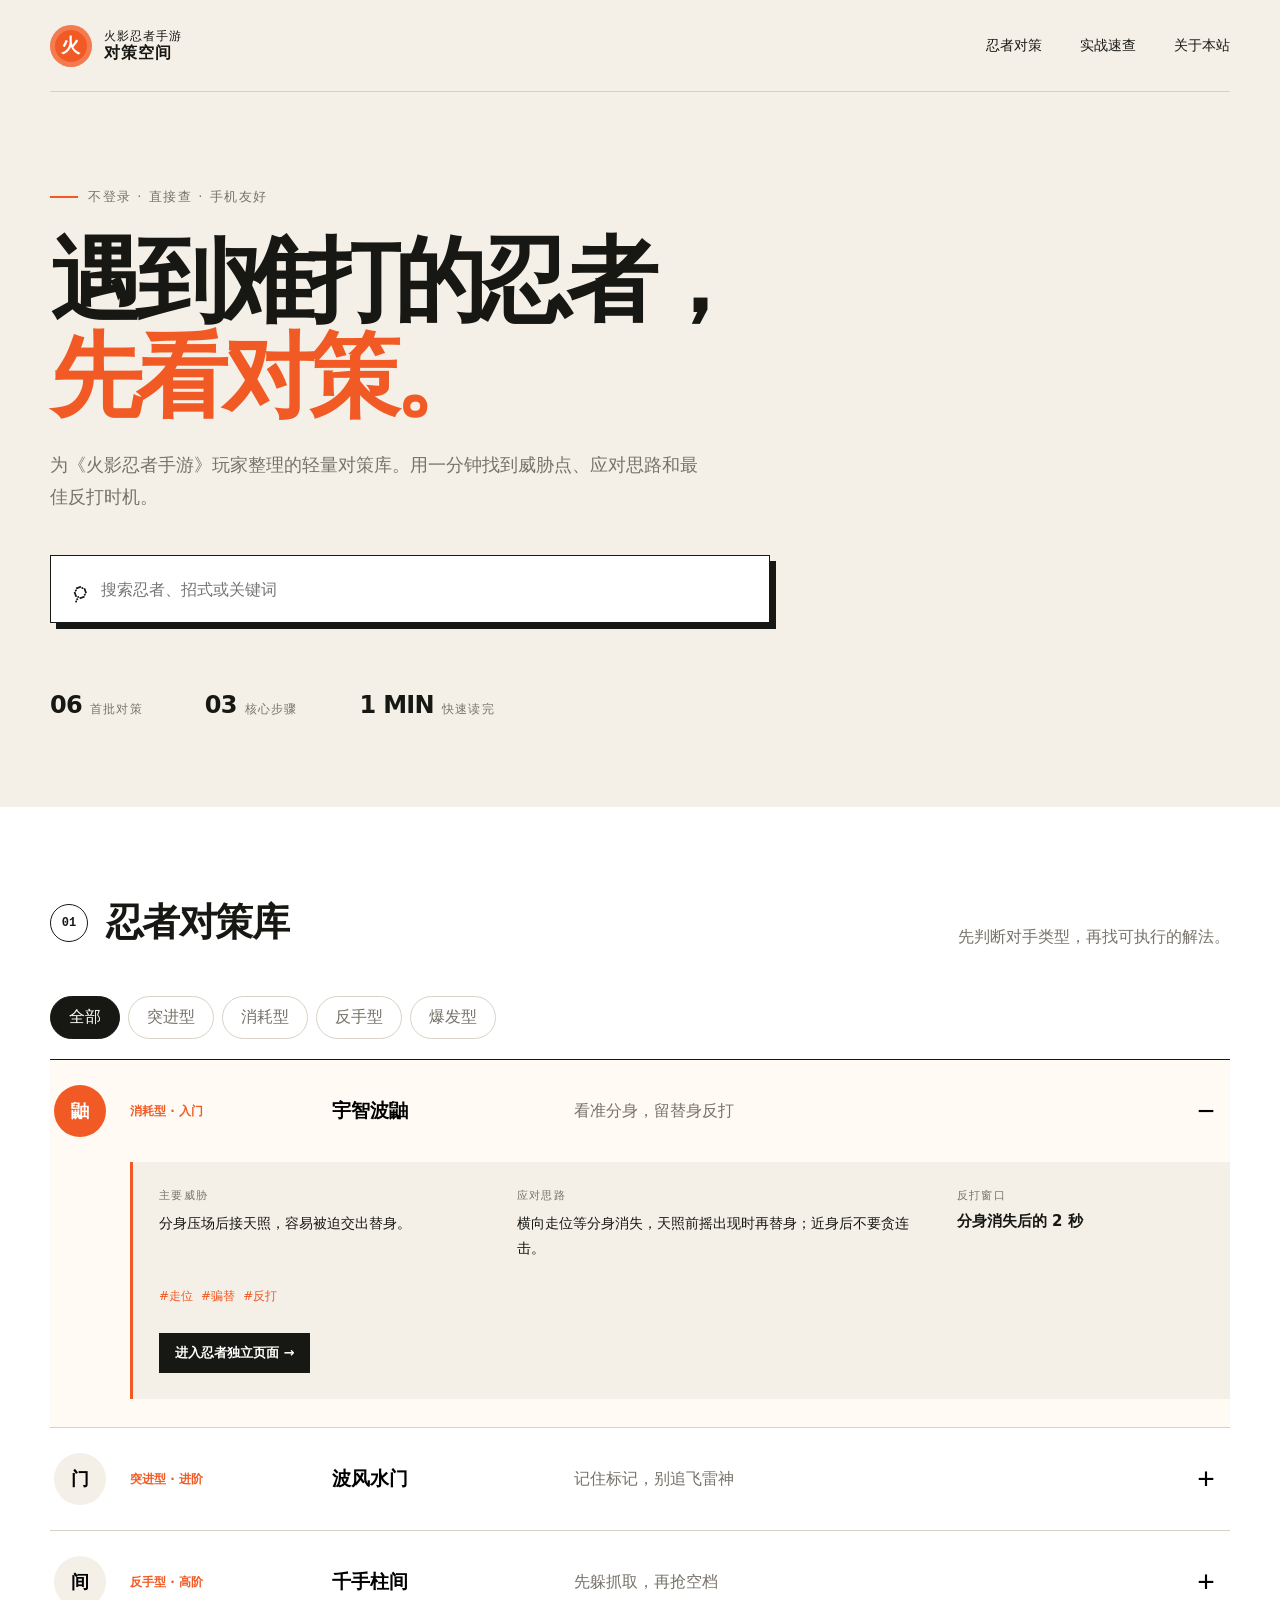
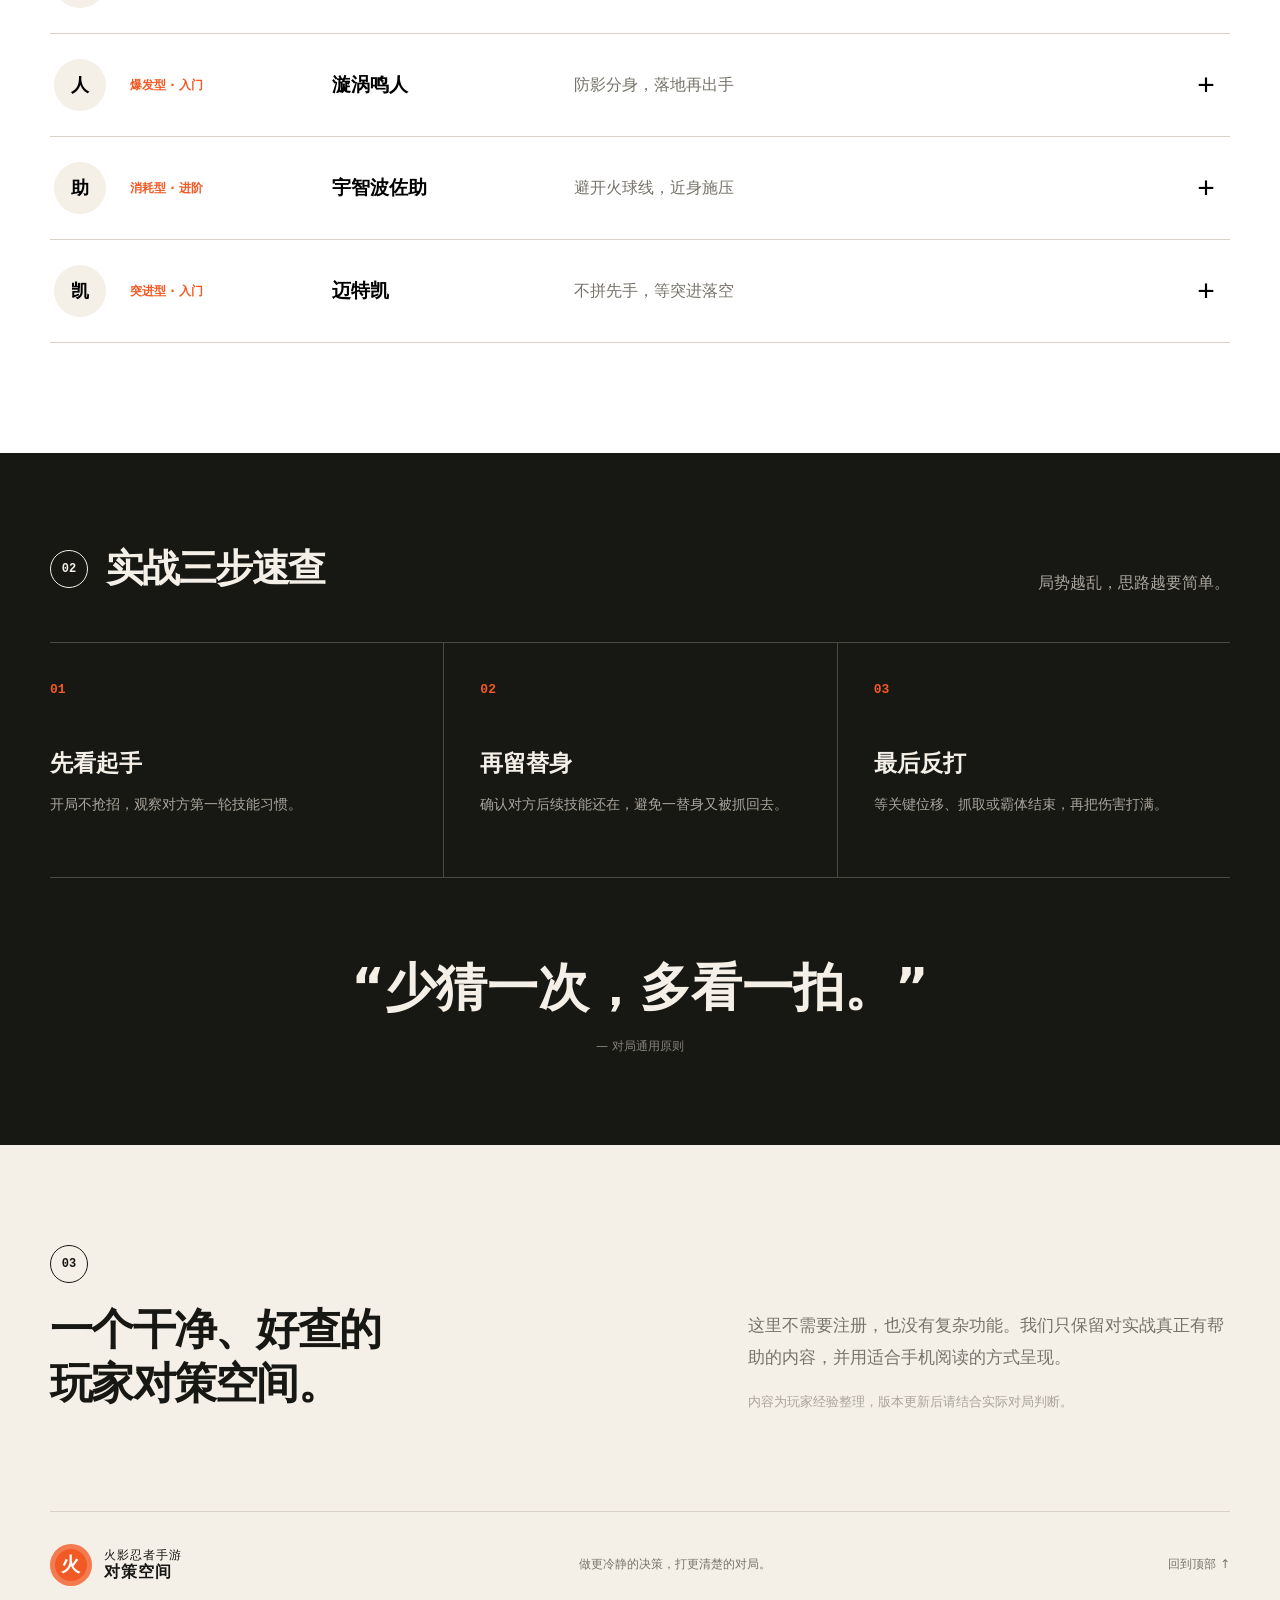
<file: index.html>
<!doctype html>
<html lang="zh-CN">
<head>
  <meta charset="utf-8">
  <meta name="viewport" content="width=device-width,initial-scale=1">
  <meta name="description" content="轻量、免登录、手机友好的火影忍者手游实战对策库。">
  <meta property="og:title" content="火影忍者手游对策空间">
  <meta property="og:description" content="遇到难打的忍者，先看对策。">
  <title>火影忍者手游对策空间</title>
  <style>
    :root{--ink:#171713;--paper:#f4f0e8;--orange:#f15a24;--muted:#77736b;--line:#d8d1c5}*{box-sizing:border-box}html{scroll-behavior:smooth}body{margin:0;background:var(--paper);color:var(--ink);font-family:"PingFang SC","Microsoft YaHei",system-ui,sans-serif}button,input{font:inherit}a{color:inherit;text-decoration:none}.site-header{height:92px;max-width:1180px;margin:auto;display:flex;align-items:center;justify-content:space-between;border-bottom:1px solid var(--line)}.brand{display:flex;align-items:center;gap:12px;font-size:12px;line-height:1.2;letter-spacing:.08em}.brand b{font-size:16px}.brand-mark{display:grid;place-items:center;width:42px;height:42px;border-radius:50%;background:var(--orange);color:#fff;font:800 19px/1 serif;box-shadow:inset 0 0 0 5px rgba(255,255,255,.2)}.site-header nav{display:flex;gap:38px;font-size:14px}.site-header nav a{position:relative}.site-header nav a:hover:after{content:"";position:absolute;left:0;right:0;bottom:-10px;height:2px;background:var(--orange)}.hero{max-width:1180px;margin:auto;padding:96px 0 88px}.eyebrow{display:flex;align-items:center;gap:10px;color:var(--muted);font-size:13px;letter-spacing:.12em}.eyebrow i{width:28px;height:2px;background:var(--orange)}.hero h1{max-width:850px;margin:27px 0 24px;font-size:clamp(54px,7.2vw,96px);line-height:1.04;letter-spacing:-.065em;font-weight:800}.hero h1 em{color:var(--orange);font-style:normal}.hero>p{max-width:650px;margin:0;color:var(--muted);font-size:18px;line-height:1.8}.search-wrap{margin-top:42px;max-width:720px;height:68px;display:flex;align-items:center;gap:14px;padding:0 20px;background:#fff;border:1px solid var(--ink);box-shadow:6px 6px 0 var(--ink)}.search-wrap>span{font-size:28px;transform:rotate(-20deg)}.search-wrap input{min-width:0;flex:1;border:0;outline:0;background:transparent;font-size:16px}.search-wrap button{border:0;background:transparent;color:var(--orange);cursor:pointer}.hero-meta{margin-top:68px;display:flex;gap:62px;color:var(--muted);font-size:12px;text-transform:uppercase;letter-spacing:.1em}.hero-meta span{display:flex;align-items:baseline;gap:8px}.hero-meta b{color:var(--ink);font-size:24px;letter-spacing:-.03em}.content-section{background:#fff;padding:90px max(calc((100vw - 1180px)/2),24px) 110px}.section-heading{display:flex;align-items:flex-end;justify-content:space-between;margin-bottom:48px}.section-heading>div{display:flex;align-items:center;gap:18px}.section-heading h2{margin:0;font-size:38px;letter-spacing:-.04em}.section-heading p{margin:0;color:var(--muted)}.section-index{display:grid;place-items:center;width:38px;height:38px;border:1px solid currentColor;border-radius:50%;font:700 12px/1 monospace}.filters{display:flex;gap:8px;overflow-x:auto;padding-bottom:20px;scrollbar-width:none}.filters button{white-space:nowrap;border:1px solid var(--line);background:#fff;padding:10px 18px;border-radius:999px;cursor:pointer;color:var(--muted)}.filters button.active,.filters button:hover{color:#fff;background:var(--ink);border-color:var(--ink)}.counter-list{border-top:1px solid var(--ink)}.counter-card{border-bottom:1px solid var(--line)}.card-summary{width:100%;display:grid;grid-template-columns:58px 1fr 40px;gap:18px;align-items:center;padding:25px 4px;border:0;background:#fff;text-align:left;cursor:pointer}.avatar{display:grid;place-items:center;width:52px;height:52px;border-radius:50%;background:var(--paper);font-weight:800;font-size:18px}.card-title{display:grid;grid-template-columns:180px 220px 1fr;align-items:center;gap:22px}.card-title small{color:var(--orange);font-size:12px;font-weight:700}.card-title strong{font-size:19px}.card-title>span{color:var(--muted)}.toggle{text-align:center;font:300 30px/1 sans-serif}.counter-card.open,.counter-card.open .card-summary{background:#fffaf3}.counter-card.open .avatar{background:var(--orange);color:#fff}.card-detail{margin:0 0 28px 80px;padding:26px;display:grid;grid-template-columns:1fr 1.25fr .75fr;gap:28px;background:var(--paper);border-left:3px solid var(--orange)}.card-detail small{display:block;margin-bottom:8px;color:var(--muted);font-size:11px;letter-spacing:.12em}.card-detail p{margin:0;font-size:14px;line-height:1.75}.timing strong{font-size:15px}.tags{grid-column:1/-1;display:flex;gap:8px}.tags span{color:var(--orange);font-size:12px}.empty{padding:70px 0;display:grid;gap:8px;text-align:center;color:var(--muted)}.quick-section{padding:90px max(calc((100vw - 1180px)/2),24px);background:var(--ink);color:var(--paper)}.section-heading.light p{color:#aaa69d}.steps{display:grid;grid-template-columns:repeat(3,1fr);border-top:1px solid #4a4943;border-bottom:1px solid #4a4943}.steps>div{padding:40px 36px 46px 0}.steps>div+div{padding-left:36px;border-left:1px solid #4a4943}.steps span{display:block;margin-bottom:52px;color:var(--orange);font:700 13px/1 monospace}.steps b{font-size:23px}.steps p{color:#aaa69d;line-height:1.7;font-size:14px}blockquote{margin:76px 0 0;font-size:clamp(30px,4vw,52px);font-weight:700;text-align:center}blockquote span{display:block;margin-top:15px;color:#88847c;font-size:12px;font-weight:400}.about{max-width:1180px;margin:auto;padding:100px 0;display:grid;grid-template-columns:1.2fr 1fr;gap:120px;align-items:end}.about h2{margin:20px 0 0;font-size:43px;line-height:1.25;letter-spacing:-.04em}.about p{color:var(--muted);font-size:17px;line-height:1.9}.about small{color:#aaa49a}footer{max-width:1180px;margin:auto;padding:32px 0 42px;border-top:1px solid var(--line);display:flex;align-items:center;justify-content:space-between}footer p,footer a{color:var(--muted);font-size:12px}.mobile-nav{display:none}
    @media(max-width:760px){body{padding-bottom:70px}.site-header{height:72px;padding:0 18px}.site-header nav{display:none}.brand-mark{width:36px;height:36px;font-size:16px}.brand b{font-size:14px}.hero{padding:58px 20px 60px}.hero h1{margin:23px 0 18px;font-size:49px;line-height:1.08}.hero>p{font-size:15px;line-height:1.75}.search-wrap{margin-top:32px;height:58px;padding:0 16px;box-shadow:4px 4px 0 var(--ink)}.hero-meta{margin-top:42px;gap:0;justify-content:space-between}.hero-meta span{display:grid;gap:2px}.hero-meta b{font-size:18px}.content-section,.quick-section{padding:62px 20px 70px}.section-heading{display:block;margin-bottom:32px}.section-heading h2{font-size:30px}.section-heading p{margin-top:14px;font-size:13px}.filters{margin-right:-20px}.card-summary{grid-template-columns:46px 1fr 28px;gap:13px;padding:21px 0}.avatar{width:44px;height:44px}.card-title{display:flex;flex-wrap:wrap;gap:3px 10px}.card-title small{width:100%}.card-title strong{font-size:17px}.card-title>span{width:100%;font-size:13px}.card-detail{margin:0 0 20px;padding:22px;grid-template-columns:1fr;gap:22px}.tags{grid-column:auto}.steps{grid-template-columns:1fr}.steps>div{padding:26px 0}.steps>div+div{padding-left:0;border-left:0;border-top:1px solid #4a4943}.steps span{margin-bottom:18px}blockquote{margin-top:55px}.about{padding:70px 20px;grid-template-columns:1fr;gap:38px}.about h2{font-size:32px}footer{margin:0 20px;padding:28px 0}footer p{display:none}.mobile-nav{position:fixed;z-index:20;left:0;right:0;bottom:0;height:64px;display:grid;grid-template-columns:repeat(3,1fr);background:rgba(23,23,19,.96);color:#fff;border-top:1px solid #444}.mobile-nav a{display:grid;place-items:center;align-content:center;gap:3px;color:#c8c4ba;font-size:10px}.mobile-nav b{color:var(--orange);font-size:17px}}
    @media(prefers-reduced-motion:reduce){html{scroll-behavior:auto}}
  </style>
  <style>.detail-link{grid-column:1/-1;justify-self:start;padding:11px 16px;background:var(--ink);color:#fff;font-size:13px;font-weight:700}.detail-link:hover{background:var(--orange)}</style>
</head>
<body>
  <header class="site-header"><a class="brand" href="#top"><span class="brand-mark">火</span><span>火影忍者手游<br><b>对策空间</b></span></a><nav><a href="#counters">忍者对策</a><a href="#quick">实战速查</a><a href="#about">关于本站</a></nav></header>
  <main>
    <section class="hero" id="top"><div class="eyebrow"><i></i>不登录 · 直接查 · 手机友好</div><h1>遇到难打的忍者，<br><em>先看对策。</em></h1><p>为《火影忍者手游》玩家整理的轻量对策库。用一分钟找到威胁点、应对思路和最佳反打时机。</p><div class="search-wrap"><span>⌕</span><input id="search" placeholder="搜索忍者、招式或关键词" aria-label="搜索对策"><button id="clear" hidden>清空</button></div><div class="hero-meta"><span><b>06</b> 首批对策</span><span><b>03</b> 核心步骤</span><span><b>1 min</b> 快速读完</span></div></section>
    <section class="content-section" id="counters"><div class="section-heading"><div><span class="section-index">01</span><h2>忍者对策库</h2></div><p>先判断对手类型，再找可执行的解法。</p></div><div class="filters" id="filters" aria-label="按忍者类型筛选"></div><div class="counter-list" id="counter-list"></div></section>
    <section class="quick-section" id="quick"><div class="section-heading light"><div><span class="section-index">02</span><h2>实战三步速查</h2></div><p>局势越乱，思路越要简单。</p></div><div class="steps"><div><span>01</span><b>先看起手</b><p>开局不抢招，观察对方第一轮技能习惯。</p></div><div><span>02</span><b>再留替身</b><p>确认对方后续技能还在，避免一替身又被抓回去。</p></div><div><span>03</span><b>最后反打</b><p>等关键位移、抓取或霸体结束，再把伤害打满。</p></div></div><blockquote>“少猜一次，多看一拍。”<span>— 对局通用原则</span></blockquote></section>
    <section class="about" id="about"><div><span class="section-index">03</span><h2>一个干净、好查的<br>玩家对策空间。</h2></div><div><p>这里不需要注册，也没有复杂功能。我们只保留对实战真正有帮助的内容，并用适合手机阅读的方式呈现。</p><small>内容为玩家经验整理，版本更新后请结合实际对局判断。</small></div></section>
  </main>
  <footer><div class="brand"><span class="brand-mark">火</span><span>火影忍者手游<br><b>对策空间</b></span></div><p>做更冷静的决策，打更清楚的对局。</p><a href="#top">回到顶部 ↑</a></footer>
  <nav class="mobile-nav"><a href="#top"><b>⌂</b>首页</a><a href="#counters"><b>策</b>对策</a><a href="#quick"><b>⚡</b>速查</a></nav>
  <script>
    const counters=[
      {id:1,slug:'itachi',name:'宇智波鼬',title:'看准分身，留替身反打',type:'消耗型',difficulty:'入门',threat:'分身压场后接天照，容易被迫交出替身。',answer:'横向走位等分身消失，天照前摇出现时再替身；近身后不要贪连击。',timing:'分身消失后的 2 秒',tags:['走位','骗替','反打']},
      {id:2,slug:'minato',name:'波风水门',title:'记住标记，别追飞雷神',type:'突进型',difficulty:'进阶',threat:'多段位移会制造错位，盲目追击很容易被回身起手。',answer:'保持中距离，看到苦无落点后向反方向移动；等位移链结束再用范围技能封位。',timing:'连续位移结束时',tags:['封位','中距离','耐心']},
      {id:3,slug:'hashirama',name:'千手柱间',title:'先躲抓取，再抢空档',type:'反手型',difficulty:'高阶',threat:'大范围木遁限制走位，近身抓取容错很高。',answer:'不要贴墙，沿中线拉扯；用短技能试探霸体，抓取落空后立即起手。',timing:'抓取落空的硬直',tags:['拉扯','抓取','中线']},
      {id:4,slug:'naruto',name:'漩涡鸣人',title:'防影分身，落地再出手',type:'爆发型',difficulty:'入门',threat:'影分身起手快，空中追击会扩大连击伤害。',answer:'不要直线后退，用 Y 轴错开分身；倒地后观察对方是否压起身再决定替身。',timing:'影分身扑空后',tags:['Y轴','起身','替身']},
      {id:5,slug:'sasuke',name:'宇智波佐助',title:'避开火球线，近身施压',type:'消耗型',difficulty:'进阶',threat:'远程火遁与位移组合会持续压低血线。',answer:'斜向接近而非正面冲刺；骗出位移后封住回撤路线，逼对方交秘卷。',timing:'位移交出后',tags:['斜走','压场','骗技能']},
      {id:6,slug:'gai',name:'迈特凯',title:'不拼先手，等突进落空',type:'突进型',difficulty:'入门',threat:'强突进速度快，贴身后容易被持续压制。',answer:'开局先侧移，保留反手技能；突进落空时从侧后方起手，避免正面换招。',timing:'突进越过身位时',tags:['侧移','反手','不换招']}
    ];
    const types=['全部','突进型','消耗型','反手型','爆发型'];let active='全部',query='',openId=1;
    const filters=document.querySelector('#filters'),list=document.querySelector('#counter-list'),search=document.querySelector('#search'),clear=document.querySelector('#clear');
    function renderFilters(){filters.innerHTML=types.map(t=>`<button class="${t===active?'active':''}" data-type="${t}">${t}</button>`).join('')}
    function render(){const shown=counters.filter(x=>(active==='全部'||x.type===active)&&(!query||`${x.name}${x.title}${x.tags.join('')}`.toLowerCase().includes(query.toLowerCase())));list.innerHTML=shown.length?shown.map(x=>`<article class="counter-card ${openId===x.id?'open':''}"><button class="card-summary" data-id="${x.id}" aria-expanded="${openId===x.id}"><span class="avatar">${x.name.slice(-1)}</span><span class="card-title"><small>${x.type} · ${x.difficulty}</small><strong>${x.name}</strong><span>${x.title}</span></span><span class="toggle">${openId===x.id?'−':'+'}</span></button>${openId===x.id?`<div class="card-detail"><div><small>主要威胁</small><p>${x.threat}</p></div><div><small>应对思路</small><p>${x.answer}</p></div><div class="timing"><small>反打窗口</small><strong>${x.timing}</strong></div><div class="tags">${x.tags.map(t=>`<span>#${t}</span>`).join('')}</div><a class="detail-link" href="./ninja/${x.slug}/">进入忍者独立页面 →</a></div>`:''}</article>`).join(''):'<div class="empty"><b>没有找到对应内容</b><span>试试其他关键词或切换类型。</span></div>'}
    filters.addEventListener('click',e=>{if(e.target.dataset.type){active=e.target.dataset.type;renderFilters();render()}});list.addEventListener('click',e=>{const b=e.target.closest('[data-id]');if(b){const id=Number(b.dataset.id);openId=openId===id?null:id;render()}});search.addEventListener('input',e=>{query=e.target.value.trim();clear.hidden=!query;render()});clear.addEventListener('click',()=>{query='';search.value='';clear.hidden=true;render()});renderFilters();render();
  </script>
</body>
</html>
</file>
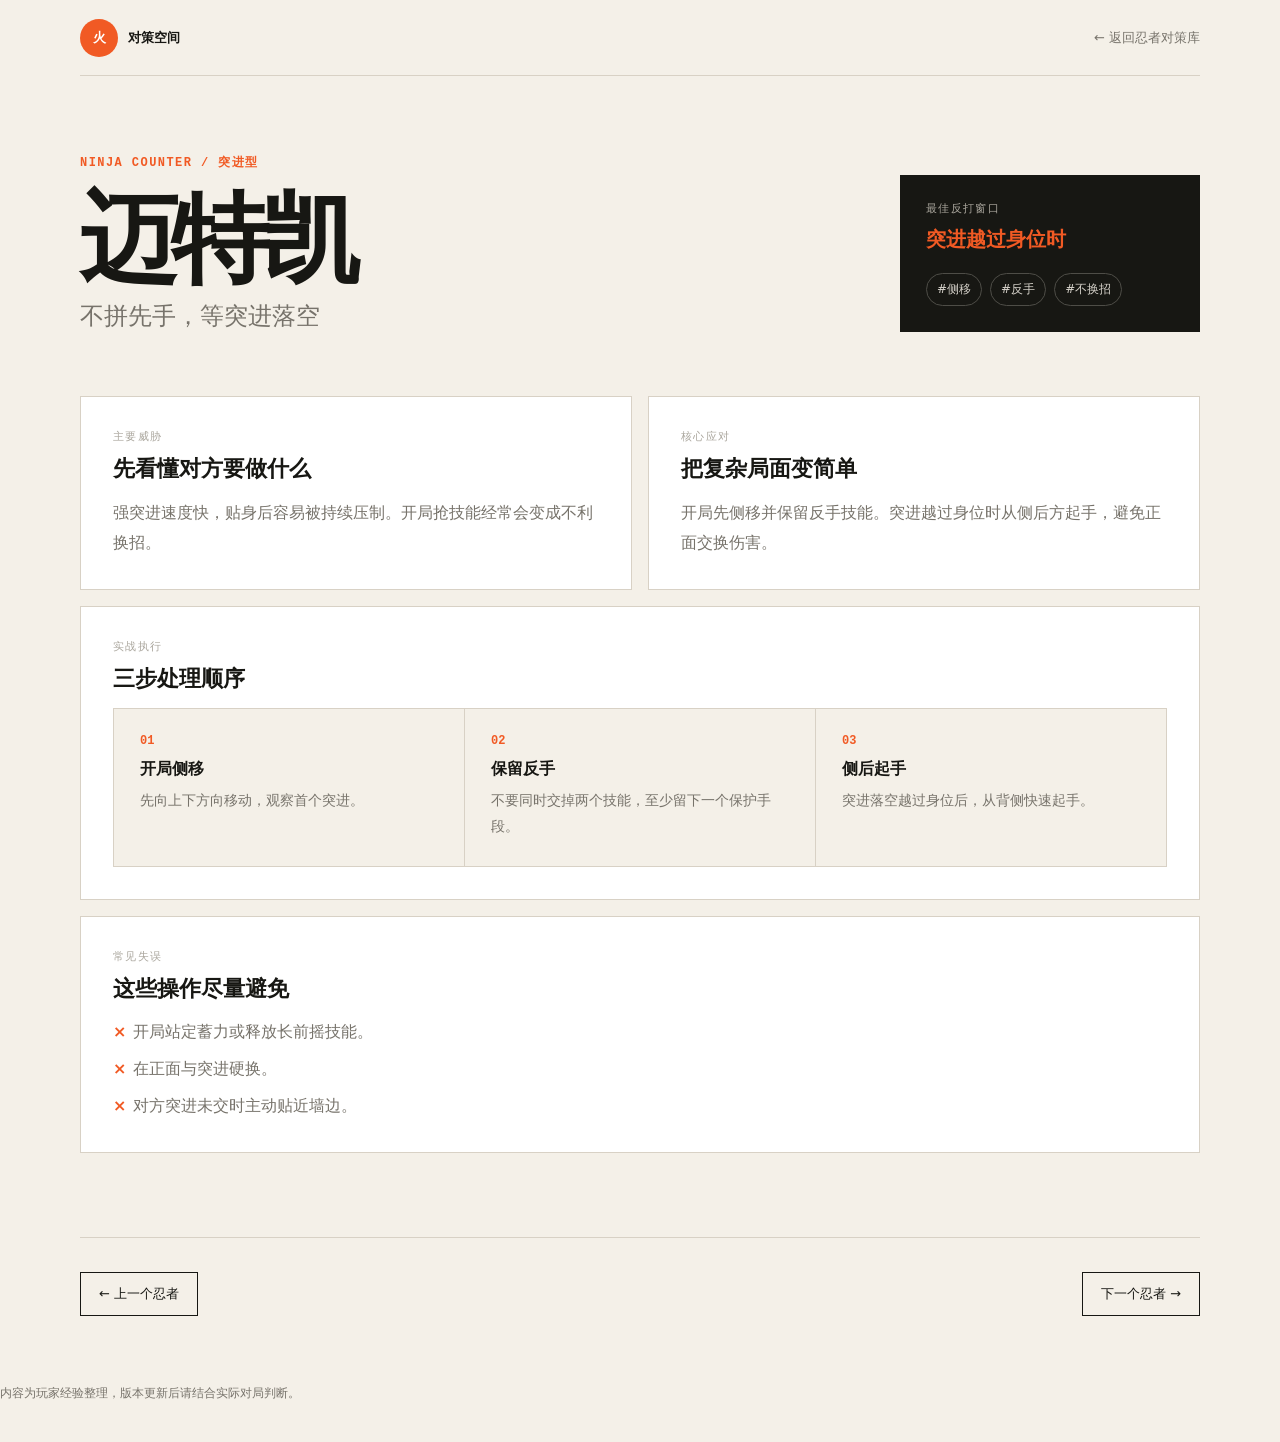
<file: ninja/gai/index.html>
<!doctype html><html lang="zh-CN"><head><meta charset="utf-8"><meta name="viewport" content="width=device-width,initial-scale=1"><meta name="description" content="迈特凯实战对策"><link rel="stylesheet" href="../style.css"><title>迈特凯对策</title></head><body data-slug="gai"><div id="app"></div><script src="../data.js"></script></body></html>
</file>
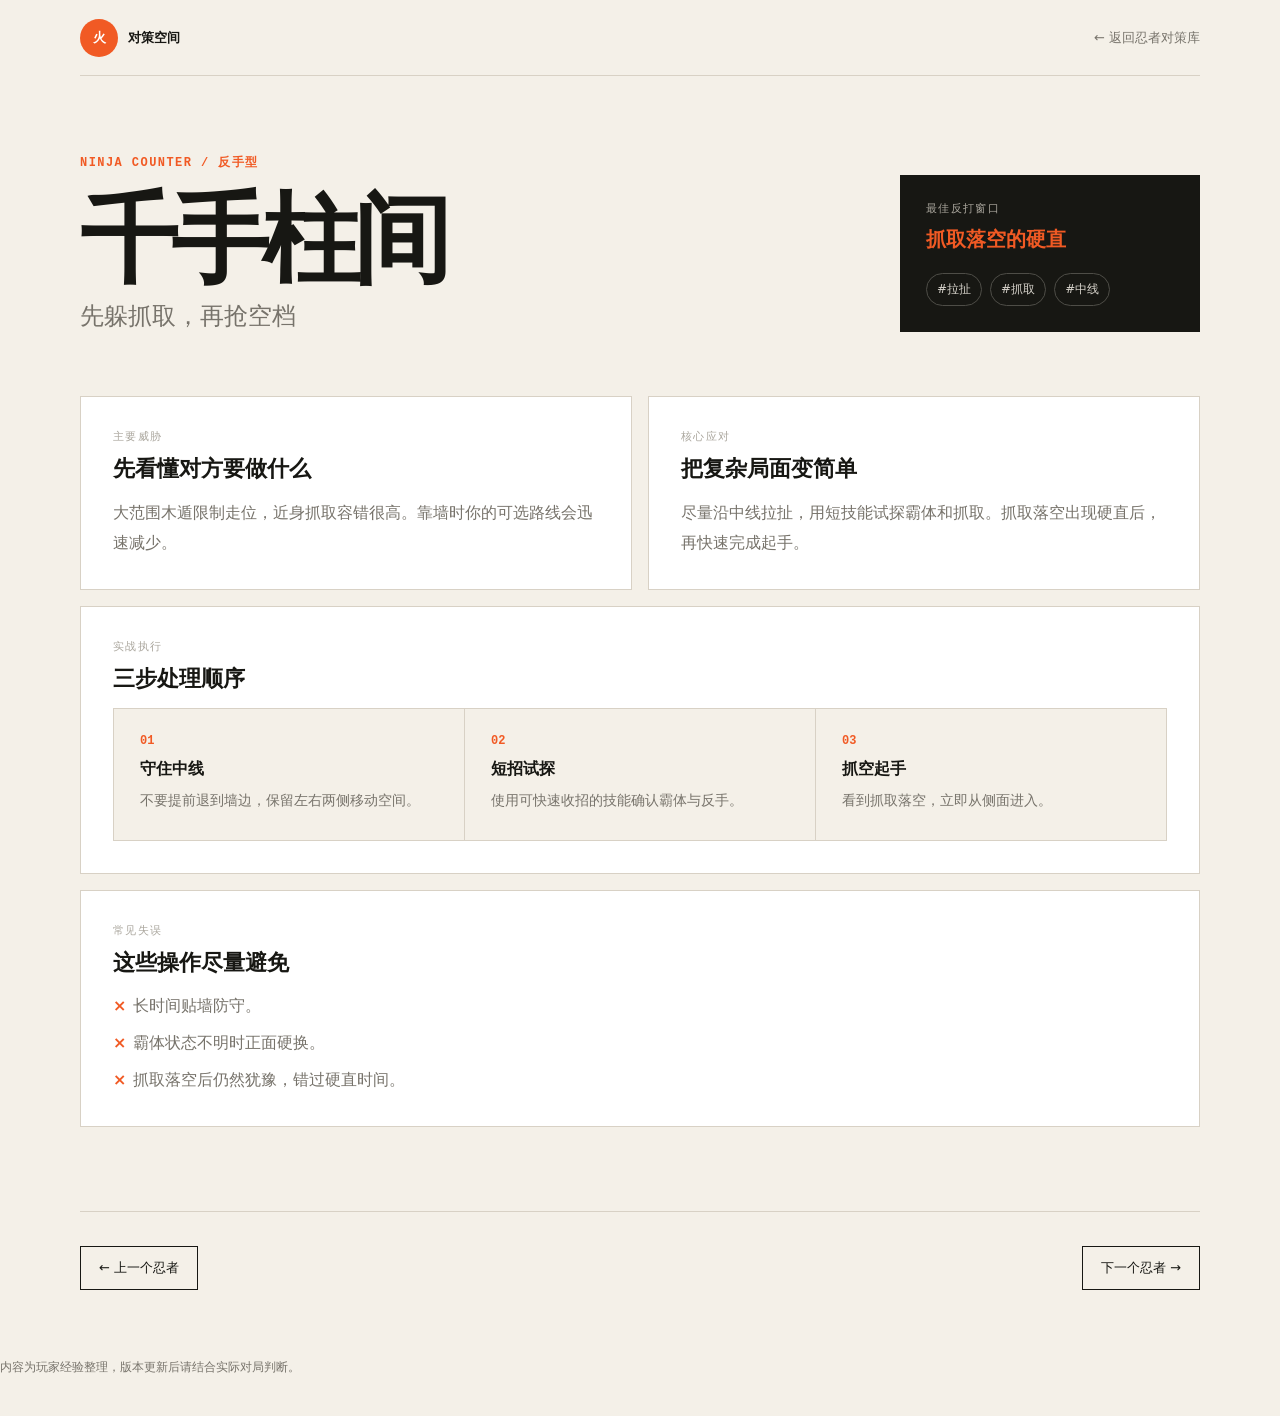
<file: ninja/hashirama/index.html>
<!doctype html><html lang="zh-CN"><head><meta charset="utf-8"><meta name="viewport" content="width=device-width,initial-scale=1"><meta name="description" content="千手柱间实战对策"><link rel="stylesheet" href="../style.css"><title>千手柱间对策</title></head><body data-slug="hashirama"><div id="app"></div><script src="../data.js"></script></body></html>
</file>
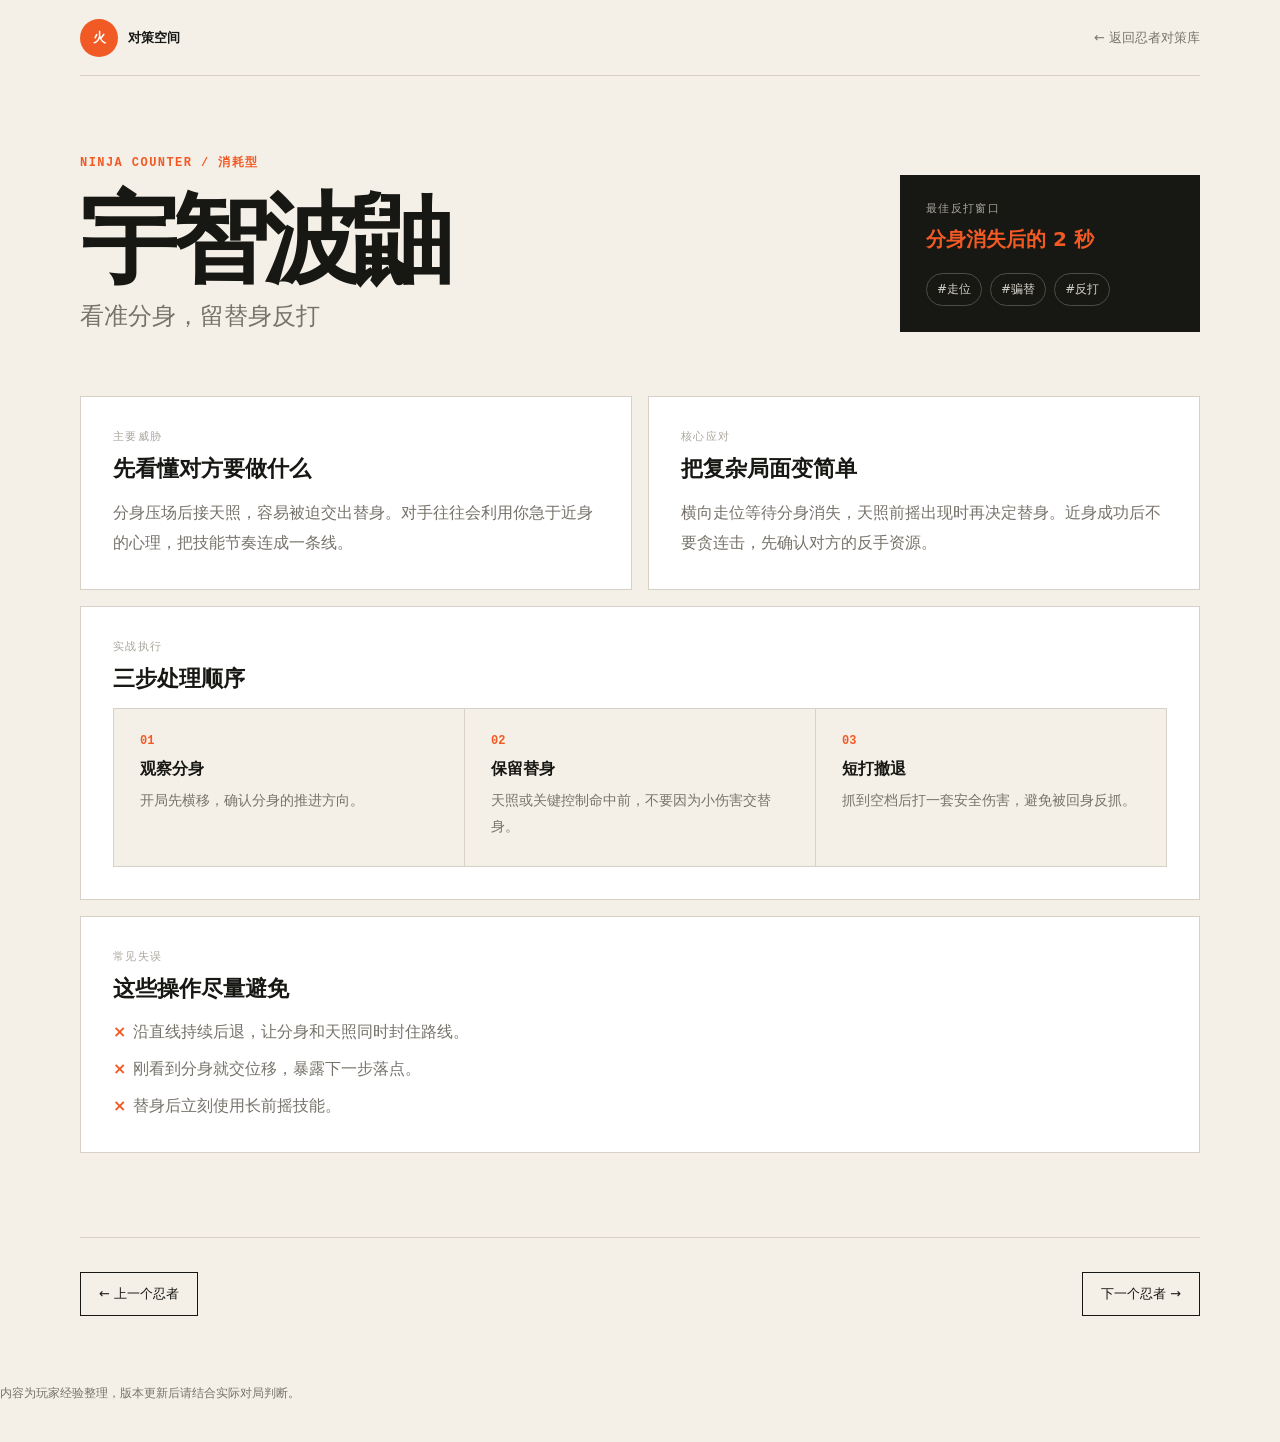
<file: ninja/itachi/index.html>
<!doctype html><html lang="zh-CN"><head><meta charset="utf-8"><meta name="viewport" content="width=device-width,initial-scale=1"><meta name="description" content="宇智波鼬实战对策"><link rel="stylesheet" href="../style.css"><title>宇智波鼬对策</title></head><body data-slug="itachi"><div id="app"></div><script src="../data.js"></script></body></html>
</file>
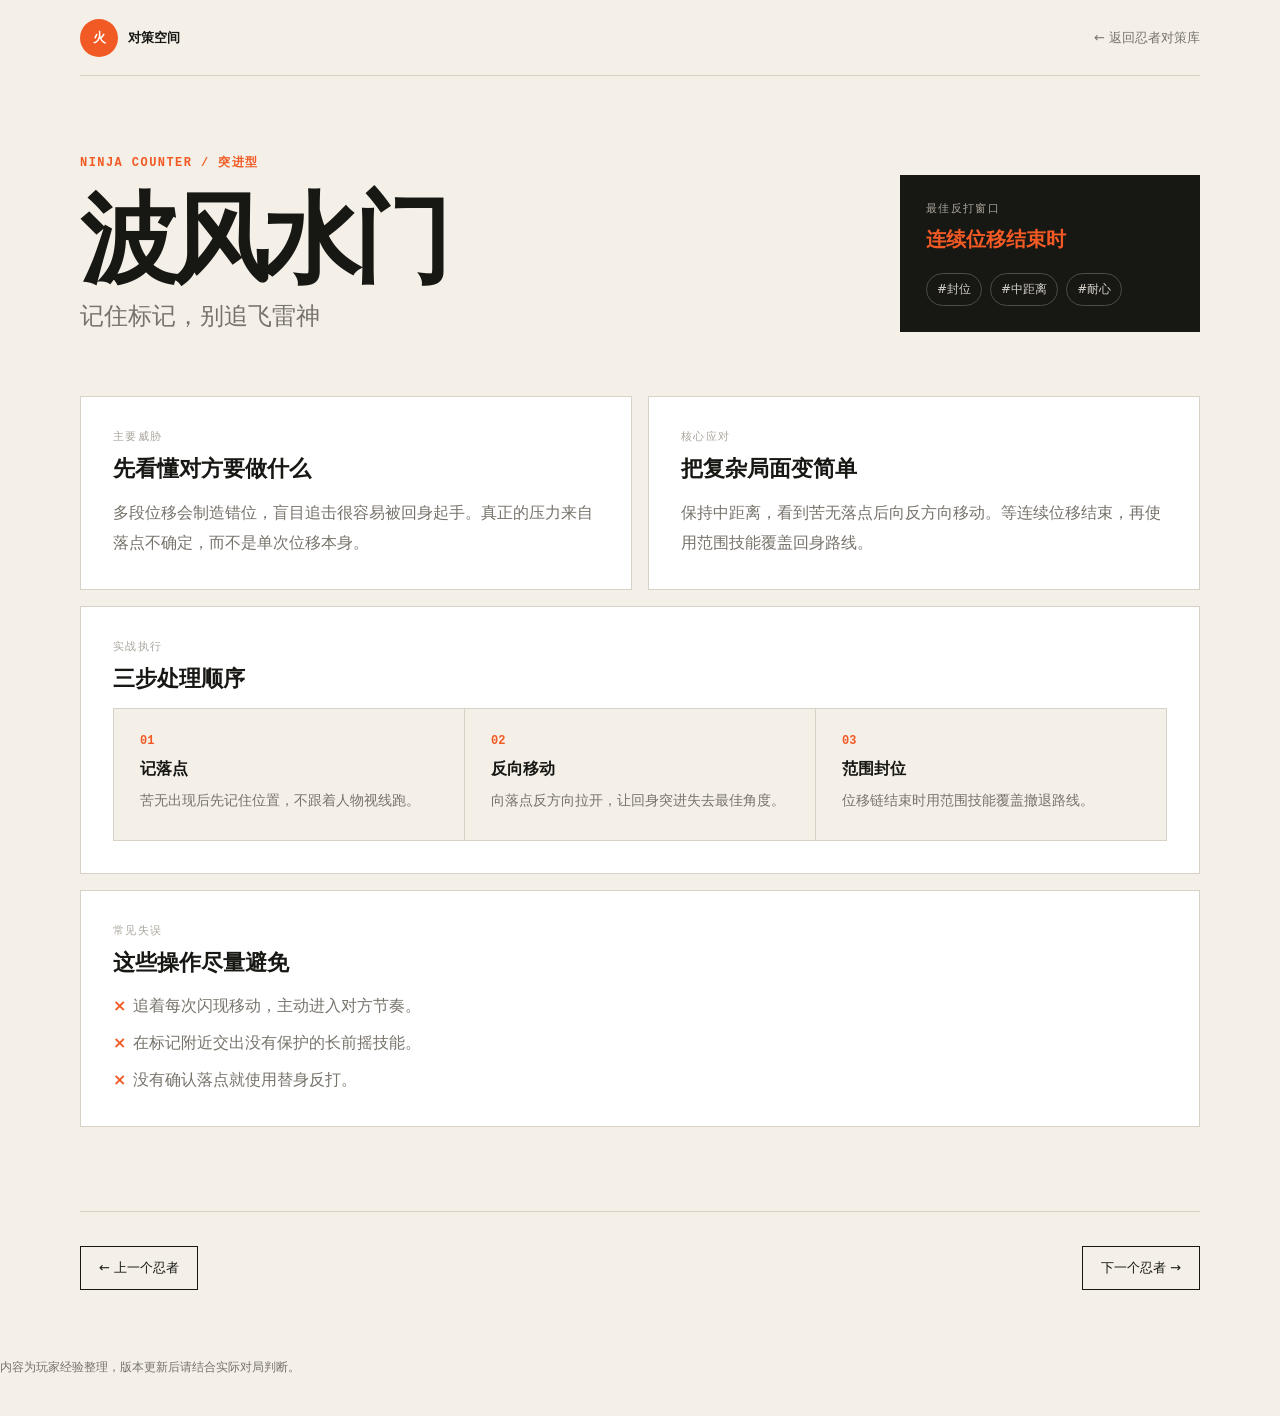
<file: ninja/minato/index.html>
<!doctype html><html lang="zh-CN"><head><meta charset="utf-8"><meta name="viewport" content="width=device-width,initial-scale=1"><meta name="description" content="波风水门实战对策"><link rel="stylesheet" href="../style.css"><title>波风水门对策</title></head><body data-slug="minato"><div id="app"></div><script src="../data.js"></script></body></html>
</file>
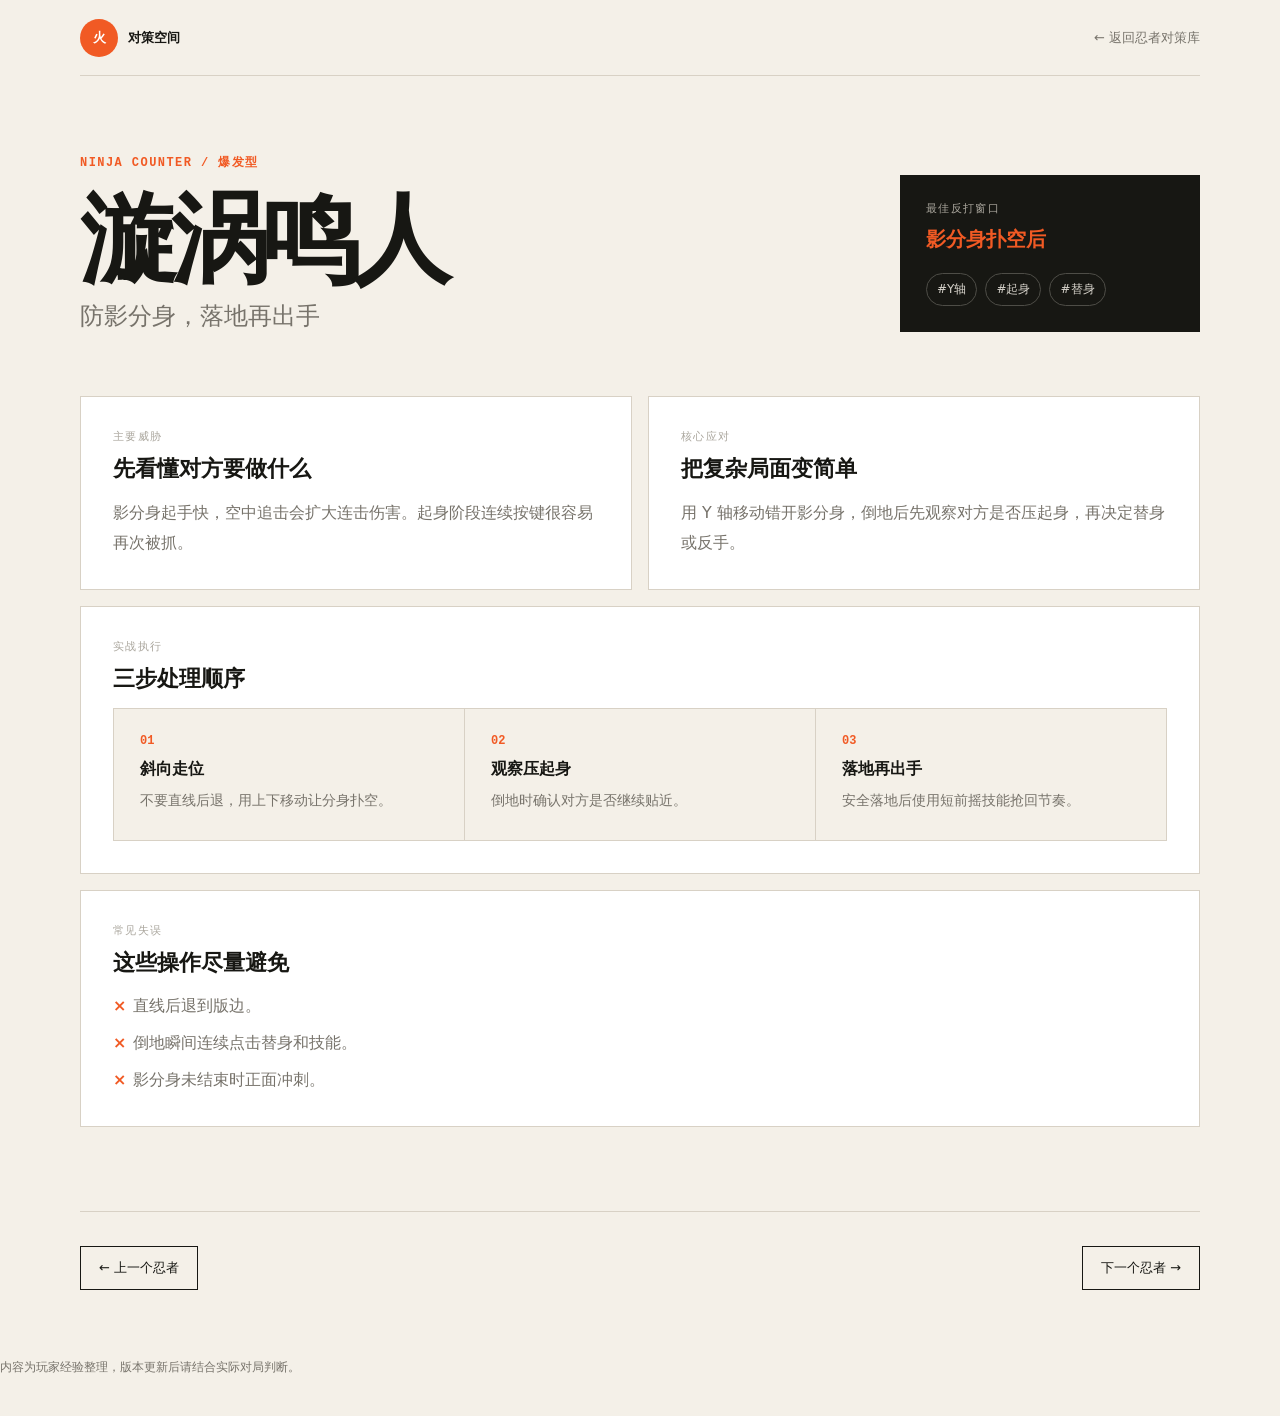
<file: ninja/naruto/index.html>
<!doctype html><html lang="zh-CN"><head><meta charset="utf-8"><meta name="viewport" content="width=device-width,initial-scale=1"><meta name="description" content="漩涡鸣人实战对策"><link rel="stylesheet" href="../style.css"><title>漩涡鸣人对策</title></head><body data-slug="naruto"><div id="app"></div><script src="../data.js"></script></body></html>
</file>
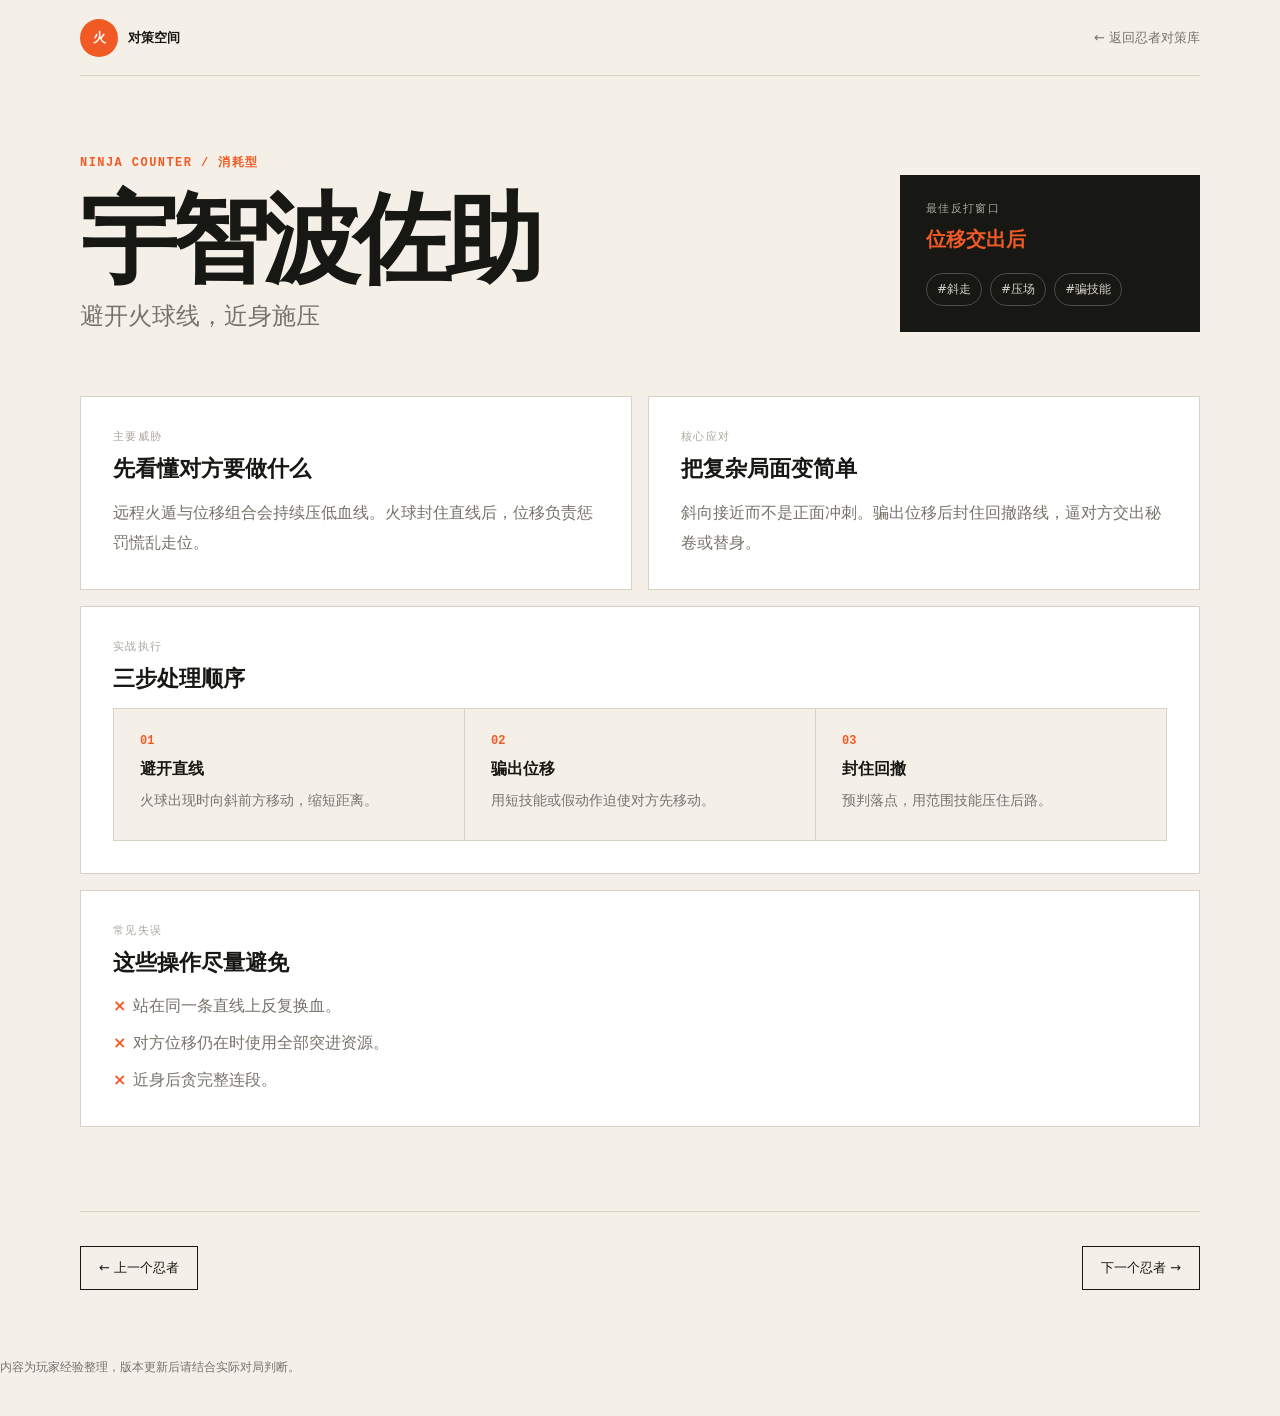
<file: ninja/sasuke/index.html>
<!doctype html><html lang="zh-CN"><head><meta charset="utf-8"><meta name="viewport" content="width=device-width,initial-scale=1"><meta name="description" content="宇智波佐助实战对策"><link rel="stylesheet" href="../style.css"><title>宇智波佐助对策</title></head><body data-slug="sasuke"><div id="app"></div><script src="../data.js"></script></body></html>
</file>
<file: ninja/style.css>
:root{--ink:#171713;--paper:#f4f0e8;--orange:#f15a24;--muted:#77736b;--line:#d8d1c5}*{box-sizing:border-box}html{scroll-behavior:smooth}body{margin:0;background:var(--paper);color:var(--ink);font-family:"PingFang SC","Microsoft YaHei",system-ui,sans-serif}a{color:inherit;text-decoration:none}.top{height:76px;max-width:1120px;margin:auto;display:flex;align-items:center;justify-content:space-between;border-bottom:1px solid var(--line)}.brand{display:flex;align-items:center;gap:10px;font-size:13px;font-weight:700}.mark{display:grid;place-items:center;width:38px;height:38px;border-radius:50%;background:var(--orange);color:#fff;font-weight:800}.back{font-size:13px;color:var(--muted)}.back:hover{color:var(--orange)}main{max-width:1120px;margin:auto}.hero{padding:78px 0 64px;display:grid;grid-template-columns:1fr 300px;gap:80px;align-items:end}.eyebrow{color:var(--orange);font:700 12px/1.5 monospace;letter-spacing:.12em}.hero h1{margin:18px 0 12px;font-size:clamp(55px,8vw,98px);line-height:1;letter-spacing:-.07em}.hero h2{margin:0;color:var(--muted);font-size:24px;font-weight:500}.hero-note{padding:26px;background:var(--ink);color:#fff}.hero-note small,.panel small{display:block;margin-bottom:10px;color:#aaa69d;font-size:11px;letter-spacing:.12em}.hero-note strong{font-size:20px;color:var(--orange)}.tags{display:flex;gap:8px;flex-wrap:wrap;margin-top:20px}.tags span{padding:7px 10px;border:1px solid #4e4d47;border-radius:999px;color:#d6d2ca;font-size:12px}.grid{display:grid;grid-template-columns:1fr 1fr;gap:16px;padding:0 0 84px}.panel{padding:32px;background:#fff;border:1px solid var(--line)}.panel.wide{grid-column:1/-1}.panel h3{margin:0 0 14px;font-size:22px}.panel p{margin:0;color:var(--muted);line-height:1.85}.steps{display:grid;grid-template-columns:repeat(3,1fr);gap:1px;background:var(--line);border:1px solid var(--line)}.step{padding:26px;background:var(--paper)}.step b{display:block;margin-bottom:12px;color:var(--orange);font:700 12px/1 monospace}.step strong{display:block;margin-bottom:8px}.step p{font-size:14px}.avoid{margin:0;padding:0;list-style:none;display:grid;gap:10px}.avoid li{padding-left:20px;position:relative;color:var(--muted);line-height:1.7}.avoid li:before{content:"×";position:absolute;left:0;color:var(--orange);font-weight:800}.switcher{padding:34px 0 44px;border-top:1px solid var(--line);display:flex;align-items:center;justify-content:space-between}.switcher a{padding:12px 18px;border:1px solid var(--ink);font-size:13px}.switcher a:hover{background:var(--ink);color:#fff}footer{padding:25px 0 40px;color:var(--muted);font-size:12px}@media(max-width:720px){.top{height:68px;margin:0 18px}.top .back{font-size:0}.top .back:after{content:"返回对策库";font-size:12px}.hero{padding:50px 20px 40px;grid-template-columns:1fr;gap:30px}.hero h1{font-size:58px}.hero h2{font-size:19px}.grid{padding:0 20px 60px;grid-template-columns:1fr}.panel.wide{grid-column:auto}.steps{grid-template-columns:1fr}.switcher{margin:0 20px;gap:10px}.switcher a{padding:10px 12px}footer{padding:24px 20px 36px}}
</file>
